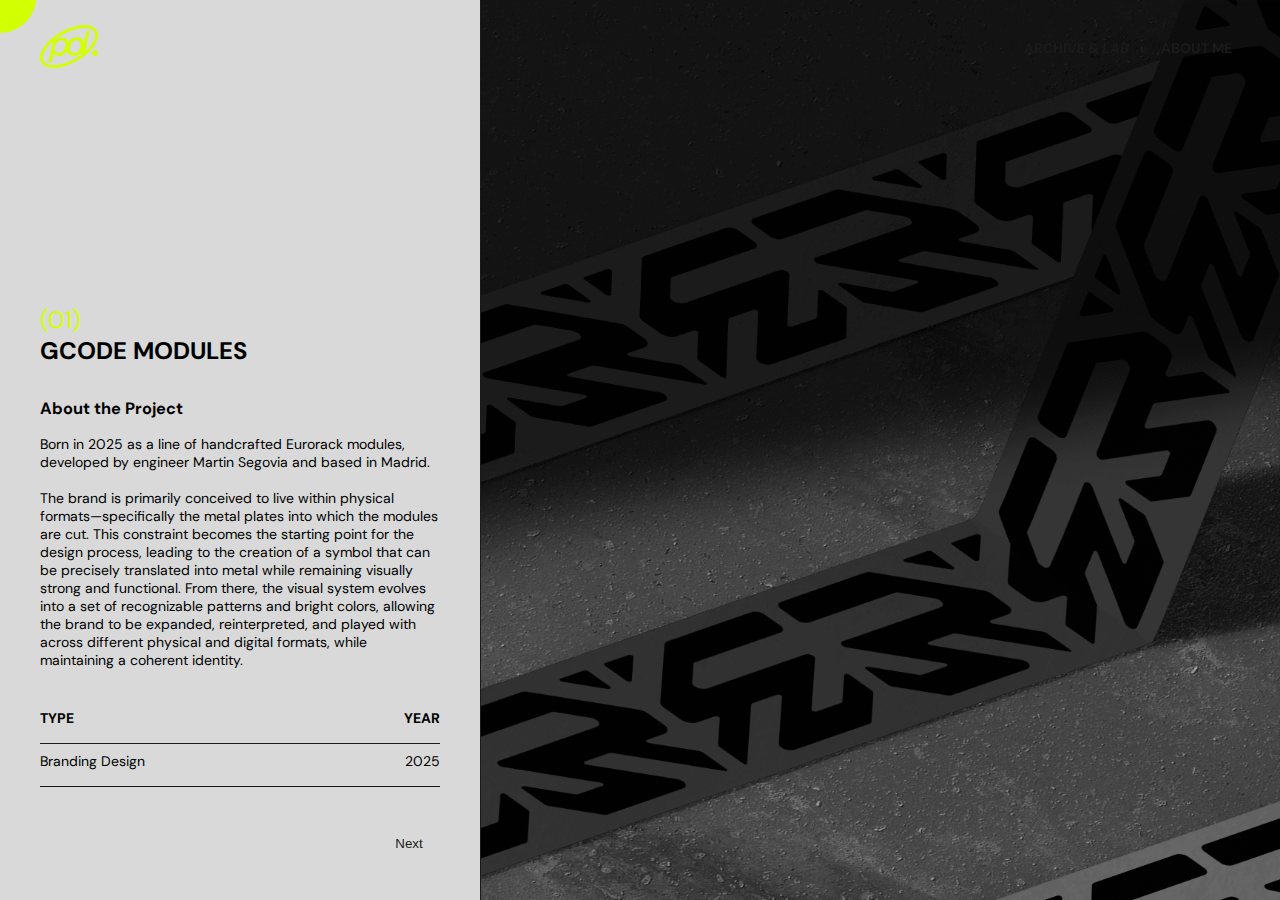
<file: project01.html>
<!doctype html>
<html>
  <head>
    <!-- Meta -->
    <meta charset="utf-8" />
    <meta http-equiv="X-UA-Compatible" content="IE=edge" />

    <!-- Meta -->
    <title>PROJECT (01)</title>
    <meta
      name="description"
      content="Pol - Graphic design and visual laboratory" />
    <meta name="author" content="Pol" />

    <!-- Viewport -->
    <meta name="viewport" content="width=device-width, initial-scale=1" />

    <!-- Favicon -->
    <link
      rel="icon"
      type="image/png"
      href="assets/favicon/pol-favicon.png"
      sizes="96x96" />

    <!-- Styles -->
    <link rel="stylesheet" href="./assets/styles/main.css" />

    <!-- Fonts preconnect -->
    <link rel="preconnect" href="https://fonts.googleapis.com" />
    <link rel="preconnect" href="https://fonts.gstatic.com" crossorigin />
    <link
      href="https://fonts.googleapis.com/css2?family=DM+Sans:ital,opsz,wght@0,9..40,100..1000;1,9..40,100..1000&display=swap"
      rel="stylesheet" />
  </head>

  <body>
    <!-- Nav -->
    <nav
      class="cont-row width-100 just-spacebetween el-fixed text-uppercase text-bold text-xs">
      <div class="logo-index">
        <a class="logomenu-svg" href="./index.html">
          <svg
            width="58"
            height="43"
            viewBox="0 0 58 43"
            fill="none"
            xmlns="http://www.w3.org/2000/svg">
            <path
              d="M56.7502 5.50458C54.453 1.53305 49.3325 -0.397186 42.3327 0.0681109C35.6893 0.510893 28.028 3.06102 20.7607 7.25019C13.4933 11.4394 7.44972 16.7888 3.74538 22.3108C-0.160407 28.1315 -1.0459 33.5245 1.25127 37.496C2.28409 39.2821 3.8867 40.663 6.01549 41.6011C8.12323 42.5302 10.697 43 13.6662 43C14.3142 43 14.9877 42.9775 15.6687 42.931C22.3122 42.4882 29.9734 39.938 37.2408 35.7489C44.5081 31.5597 50.5517 26.2103 54.2561 20.6883C58.1603 14.8691 59.0458 9.47611 56.7487 5.50458H56.7502ZM54.9656 12.2199C54.5627 14.3512 53.5284 16.6672 51.8912 19.1063C50.1789 21.6579 47.9328 24.1705 45.2102 26.581L49.5114 6.14249H46.2235L43.806 17.7059C43.5354 16.2739 42.9551 15.1107 42.0741 14.2387C40.8068 12.9854 38.9471 12.3489 36.5492 12.3489C34.9992 12.3489 33.5936 12.6611 32.3713 13.278C31.1521 13.8919 30.1012 14.722 29.2458 15.7471C28.924 16.1329 28.6279 16.5456 28.3618 16.9809C28.3362 16.8923 28.3092 16.8053 28.2806 16.7212C27.9814 15.8252 27.5244 15.0417 26.9245 14.3963C26.3232 13.7508 25.5805 13.242 24.7161 12.8848C23.8531 12.5291 22.8368 12.3489 21.6943 12.3489C20.5517 12.3489 19.4302 12.5576 18.4996 12.9703C17.7404 13.3066 16.9947 13.8904 16.2761 14.707L16.6098 13.3366C18.3658 12.0473 20.239 10.827 22.1814 9.70876C29.0789 5.73272 36.3026 3.31468 42.5191 2.90192C43.14 2.85989 43.7504 2.84038 44.3352 2.84038C46.5046 2.84038 48.4199 3.12556 50.03 3.68842C52.01 4.38036 53.4412 5.47006 54.2831 6.92449C55.125 8.37891 55.3535 10.1606 54.9641 12.2199H54.9656ZM8.49758 37.1313H11.7193L13.4768 28.3221C13.6437 28.6809 13.8632 28.9976 14.1353 29.2677C14.5427 29.6745 15.0147 30.0047 15.5394 30.2494C16.0596 30.491 16.6204 30.6606 17.2097 30.7522C17.7915 30.8437 18.3523 30.8888 18.8724 30.8888C20.4239 30.8888 21.8311 30.5526 23.0563 29.8906C24.2756 29.2317 25.3144 28.3552 26.1473 27.285C26.457 26.8872 26.7426 26.4655 27.0012 26.0272C27.0463 26.1698 27.0929 26.3094 27.144 26.4429C27.4883 27.3495 27.9904 28.142 28.6354 28.7979C29.2803 29.4539 30.0801 29.9732 31.0107 30.3394C31.9398 30.7057 32.9997 30.8918 34.1633 30.8918C35.7133 30.8918 37.113 30.5796 38.3262 29.9627C39.5349 29.3473 40.5753 28.5113 41.4187 27.4756C41.587 27.27 41.7479 27.0553 41.8997 26.8347L41.2939 29.733C39.568 30.9938 37.7264 32.1901 35.8186 33.2903C28.921 37.2663 21.6973 39.6844 15.4808 40.0986C12.5462 40.2938 10.0205 40.0296 7.96989 39.3121C5.98993 38.6202 4.55871 37.5305 3.71682 36.0761C2.87492 34.6217 2.64641 32.84 3.03579 30.7807C3.43869 28.6493 4.47302 26.3334 6.1102 23.8943C7.8406 21.3157 10.1137 18.779 12.8724 16.3475L8.49908 37.1328L8.49758 37.1313ZM40.2956 22.635C40.022 23.5716 39.6131 24.4497 39.0794 25.2437C38.5487 26.0332 37.8887 26.6966 37.1205 27.2159C36.3643 27.7263 35.4713 27.9844 34.4655 27.9844C32.9651 27.9844 31.8196 27.5672 31.0588 26.7431C30.2936 25.9146 29.9058 24.8009 29.9058 23.4305C29.9058 22.5585 30.0441 21.6294 30.3177 20.6703C30.5898 19.7126 31.0047 18.8256 31.549 18.0316C32.0902 17.2421 32.7712 16.5786 33.574 16.0593C34.3633 15.5475 35.2984 15.2878 36.3493 15.2878C37.0994 15.2878 37.7534 15.4109 38.2961 15.6556C38.8358 15.8987 39.2929 16.2304 39.6522 16.6417C40.0115 17.0529 40.2791 17.5513 40.449 18.1231C40.6219 18.7055 40.7091 19.3284 40.7091 19.9753C40.7091 20.8008 40.5708 21.6954 40.2971 22.6335L40.2956 22.635ZM18.4169 16.0923C19.2302 15.558 20.1623 15.2878 21.1906 15.2878C22.6865 15.2878 23.781 15.6811 24.441 16.4556C25.11 17.2406 25.4497 18.3228 25.4497 19.6736C25.4497 20.6102 25.3054 21.5843 25.0213 22.5675C24.7371 23.5476 24.3072 24.4527 23.7404 25.2557C23.1766 26.0572 22.473 26.7206 21.6507 27.2279C20.8373 27.7308 19.8677 27.9844 18.7702 27.9844C17.4277 27.9844 16.3903 27.5792 15.6853 26.7807C14.9726 25.9746 14.6118 24.9375 14.6118 23.6992C14.6118 22.8061 14.7622 21.856 15.0568 20.8744C15.3515 19.8928 15.783 18.9757 16.3407 18.1456C16.894 17.3231 17.5915 16.6312 18.4154 16.0908L18.4169 16.0923Z"
              fill="#D2FF02" />
            <path
              d="M57.5726 29.2786C58.1709 27.8365 57.485 26.1832 56.0406 25.5858C54.5961 24.9885 52.9402 25.6733 52.3419 27.1154C51.7435 28.5575 52.4295 30.2108 53.8739 30.8082C55.3183 31.4055 56.9743 30.7207 57.5726 29.2786Z"
              fill="#D2FF02" />
          </svg>
        </a>
      </div>
      <div class="info-nav cont-row">
        <div class="">
          <a class="color-lightgrey" href="./archive.html"
            >Archive & <i>Lab</i></a
          >
        </div>
        <div class="">
          <a class="color-lightgrey" href="./about.html">About me</a>
        </div>
      </div>
    </nav>

    <!-- Cursor = replicar -->
    <div class="cursor">
      <svg width="76" height="75" viewBox="0 0 76 75">
        <path
          d="M3.79719 23.2479C11.5337 4.85808 32.9323 -3.8573 51.5853 3.74982C70.2459 11.3602 79.126 32.4386 71.3861 50.8367C63.6494 69.2264 42.2509 77.9411 23.598 70.3338C4.93737 62.7234 -3.94264 41.6459 3.79719 23.2479Z"
          fill="#D2FF02" />
      </svg>
    </div>

    <!-- Main -->
    <main>
      <!-- PROJECT DESCRIPTION -->
      <div class="project-wrapper cont-row height-100">
        <div class="pr-info-wrapper cont-column flex-1 flex-end padding-m">
          <div class="pr-text-wrapper cont-column padding-bottom zindex400">
            <div class="padding-bottom">
              <div class="n-project text-green text-l">
                <p>(01)</p>
              </div>
              <h2>GCODE MODULES</h2>
            </div>
            <div class="text-xs">
              <h3 class="padding-bottom-xs">About the Project</h3>
              <p>
                Born in 2025 as a line of handcrafted Eurorack modules,
                developed by engineer Martin Segovia and based in Madrid.
                <br /><br />
                The brand is primarily conceived to live within physical
                formats—specifically the metal plates into which the modules are
                cut. This constraint becomes the starting point for the design
                process, leading to the creation of a symbol that can be
                precisely translated into metal while remaining visually strong
                and functional. From there, the visual system evolves into a set
                of recognizable patterns and bright colors, allowing the brand
                to be expanded, reinterpreted, and played with across different
                physical and digital formats, while maintaining a coherent
                identity.
              </p>
            </div>
          </div>

          <div class="typologoy padding-bottom zindex400 text-xs">
            <div
              class="cont-row just-spacebetween border-bottom padding-bottom-xs padding-top text-uppercase text-bold">
              <div>Type</div>
              <div>Year</div>
            </div>
            <div
              class="cont-row just-spacebetween border-bottom padding-bottom-xs padding-top">
              <div>Branding Design</div>
              <div>2025</div>
            </div>
          </div>

          <div class="cont-row button-wrapper just-right padding-top zindex400">
            <!-- Buttons -->
            <button class="cont-hide color-black hover-green">Previous</button>
            <button>
              <a class="color-black hover-green" href="./project02.html"
                >Next</a
              >
            </button>
          </div>
        </div>

        <!-- PROJECT IMG -->
        <div
          class="project-img-container flex-2 border-left cont-column overflow-y align-center bg-black">
          <img
            class="project01-img01 width-100 height-auto"
            src="./assets/img/projects/project01/gcode-tapes.png"
            width="auto"
            alt="gcode-logo" />

          <video
            class="width-100"
            src="./assets/img/projects/project01/gcode-modules_animation01.mp4"
            muted
            autoplay
            loop></video>

          <img
            class="project01-img01 width-100 height-auto"
            src="./assets/img/projects/project01/gcode-mobile.png"
            width="auto"
            alt="gcode-logo" />
          <img
            class="project01-img01 width-100 height-auto"
            src="./assets/img/projects/project01/gcode-logo-mockup.png"
            width="auto"
            alt="gcode-logo" />

          <!-- <img
            class="project01-img01 width-50 height-auto padding-top"
            src="./assets/img/projects/project01/gcode-colors01.png"
            width="auto"
            alt="gcode-logo" /> -->
          <img
            class="project01-img01 width-100 height-auto"
            src="./assets/img/projects/project01/gcode-box.png"
            width="auto"
            alt="gcode-logo" />

          <img
            class="project01-img01 width-200 height-auto"
            src="./assets/img/projects/project01/gcode-logo-construction.png"
            width="auto"
            alt="gcode-logo" />

          <!-- <img
            class="project01-img01 width-200 height-auto"
            src="./assets/img/projects/project01/gcode-modular.png"
            width="auto"
            alt="gcode-logo" /> -->

          <video
            class="width-100"
            src="./assets/img/projects/project01/gcode-modules_animation02.mp4"
            muted
            autoplay
            loop></video>
        </div>
      </div>
    </main>

    <script src="https://cdn.jsdelivr.net/npm/gsap@3.14.1/dist/gsap.min.js"></script>
    <script src="./assets/js/script.js"></script>
  </body>
</html>
</file>
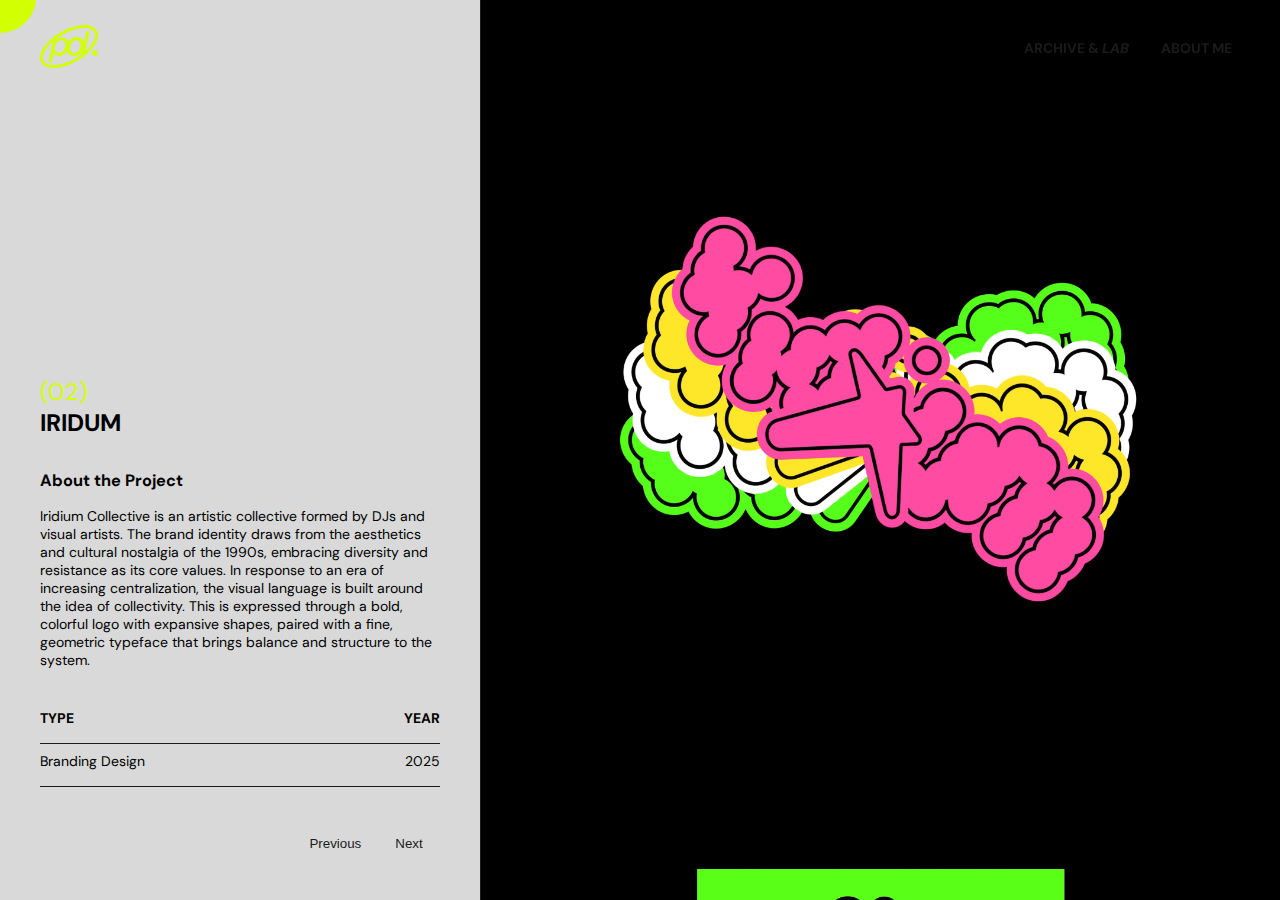
<file: project02.html>
<!doctype html>
<html>
  <head>
    <!-- Meta -->
    <meta charset="utf-8" />
    <meta http-equiv="X-UA-Compatible" content="IE=edge" />

    <!-- Meta -->
    <title>PROJECT (02)</title>
    <meta
      name="description"
      content="Pol - Graphic design and visual laboratory" />
    <meta name="author" content="Pol" />

    <!-- Viewport -->
    <meta name="viewport" content="width=device-width, initial-scale=1" />

    <!-- Favicon -->
    <link
      rel="icon"
      type="image/png"
      href="assets/favicon/pol-favicon.png"
      sizes="96x96" />

    <!-- Styles -->
    <link rel="stylesheet" href="./assets/styles/main.css" />

    <!-- Fonts preconnect -->
    <link rel="preconnect" href="https://fonts.googleapis.com" />
    <link rel="preconnect" href="https://fonts.gstatic.com" crossorigin />
    <link
      href="https://fonts.googleapis.com/css2?family=DM+Sans:ital,opsz,wght@0,9..40,100..1000;1,9..40,100..1000&display=swap"
      rel="stylesheet" />
  </head>

  <body>
    <!-- Nav -->
    <nav
      class="cont-row width-100 just-spacebetween el-fixed text-uppercase text-bold text-xs">
      <div class="logo-index">
        <a class="logomenu-svg" href="./index.html">
          <svg
            width="58"
            height="43"
            viewBox="0 0 58 43"
            fill="none"
            xmlns="http://www.w3.org/2000/svg">
            <path
              d="M56.7502 5.50458C54.453 1.53305 49.3325 -0.397186 42.3327 0.0681109C35.6893 0.510893 28.028 3.06102 20.7607 7.25019C13.4933 11.4394 7.44972 16.7888 3.74538 22.3108C-0.160407 28.1315 -1.0459 33.5245 1.25127 37.496C2.28409 39.2821 3.8867 40.663 6.01549 41.6011C8.12323 42.5302 10.697 43 13.6662 43C14.3142 43 14.9877 42.9775 15.6687 42.931C22.3122 42.4882 29.9734 39.938 37.2408 35.7489C44.5081 31.5597 50.5517 26.2103 54.2561 20.6883C58.1603 14.8691 59.0458 9.47611 56.7487 5.50458H56.7502ZM54.9656 12.2199C54.5627 14.3512 53.5284 16.6672 51.8912 19.1063C50.1789 21.6579 47.9328 24.1705 45.2102 26.581L49.5114 6.14249H46.2235L43.806 17.7059C43.5354 16.2739 42.9551 15.1107 42.0741 14.2387C40.8068 12.9854 38.9471 12.3489 36.5492 12.3489C34.9992 12.3489 33.5936 12.6611 32.3713 13.278C31.1521 13.8919 30.1012 14.722 29.2458 15.7471C28.924 16.1329 28.6279 16.5456 28.3618 16.9809C28.3362 16.8923 28.3092 16.8053 28.2806 16.7212C27.9814 15.8252 27.5244 15.0417 26.9245 14.3963C26.3232 13.7508 25.5805 13.242 24.7161 12.8848C23.8531 12.5291 22.8368 12.3489 21.6943 12.3489C20.5517 12.3489 19.4302 12.5576 18.4996 12.9703C17.7404 13.3066 16.9947 13.8904 16.2761 14.707L16.6098 13.3366C18.3658 12.0473 20.239 10.827 22.1814 9.70876C29.0789 5.73272 36.3026 3.31468 42.5191 2.90192C43.14 2.85989 43.7504 2.84038 44.3352 2.84038C46.5046 2.84038 48.4199 3.12556 50.03 3.68842C52.01 4.38036 53.4412 5.47006 54.2831 6.92449C55.125 8.37891 55.3535 10.1606 54.9641 12.2199H54.9656ZM8.49758 37.1313H11.7193L13.4768 28.3221C13.6437 28.6809 13.8632 28.9976 14.1353 29.2677C14.5427 29.6745 15.0147 30.0047 15.5394 30.2494C16.0596 30.491 16.6204 30.6606 17.2097 30.7522C17.7915 30.8437 18.3523 30.8888 18.8724 30.8888C20.4239 30.8888 21.8311 30.5526 23.0563 29.8906C24.2756 29.2317 25.3144 28.3552 26.1473 27.285C26.457 26.8872 26.7426 26.4655 27.0012 26.0272C27.0463 26.1698 27.0929 26.3094 27.144 26.4429C27.4883 27.3495 27.9904 28.142 28.6354 28.7979C29.2803 29.4539 30.0801 29.9732 31.0107 30.3394C31.9398 30.7057 32.9997 30.8918 34.1633 30.8918C35.7133 30.8918 37.113 30.5796 38.3262 29.9627C39.5349 29.3473 40.5753 28.5113 41.4187 27.4756C41.587 27.27 41.7479 27.0553 41.8997 26.8347L41.2939 29.733C39.568 30.9938 37.7264 32.1901 35.8186 33.2903C28.921 37.2663 21.6973 39.6844 15.4808 40.0986C12.5462 40.2938 10.0205 40.0296 7.96989 39.3121C5.98993 38.6202 4.55871 37.5305 3.71682 36.0761C2.87492 34.6217 2.64641 32.84 3.03579 30.7807C3.43869 28.6493 4.47302 26.3334 6.1102 23.8943C7.8406 21.3157 10.1137 18.779 12.8724 16.3475L8.49908 37.1328L8.49758 37.1313ZM40.2956 22.635C40.022 23.5716 39.6131 24.4497 39.0794 25.2437C38.5487 26.0332 37.8887 26.6966 37.1205 27.2159C36.3643 27.7263 35.4713 27.9844 34.4655 27.9844C32.9651 27.9844 31.8196 27.5672 31.0588 26.7431C30.2936 25.9146 29.9058 24.8009 29.9058 23.4305C29.9058 22.5585 30.0441 21.6294 30.3177 20.6703C30.5898 19.7126 31.0047 18.8256 31.549 18.0316C32.0902 17.2421 32.7712 16.5786 33.574 16.0593C34.3633 15.5475 35.2984 15.2878 36.3493 15.2878C37.0994 15.2878 37.7534 15.4109 38.2961 15.6556C38.8358 15.8987 39.2929 16.2304 39.6522 16.6417C40.0115 17.0529 40.2791 17.5513 40.449 18.1231C40.6219 18.7055 40.7091 19.3284 40.7091 19.9753C40.7091 20.8008 40.5708 21.6954 40.2971 22.6335L40.2956 22.635ZM18.4169 16.0923C19.2302 15.558 20.1623 15.2878 21.1906 15.2878C22.6865 15.2878 23.781 15.6811 24.441 16.4556C25.11 17.2406 25.4497 18.3228 25.4497 19.6736C25.4497 20.6102 25.3054 21.5843 25.0213 22.5675C24.7371 23.5476 24.3072 24.4527 23.7404 25.2557C23.1766 26.0572 22.473 26.7206 21.6507 27.2279C20.8373 27.7308 19.8677 27.9844 18.7702 27.9844C17.4277 27.9844 16.3903 27.5792 15.6853 26.7807C14.9726 25.9746 14.6118 24.9375 14.6118 23.6992C14.6118 22.8061 14.7622 21.856 15.0568 20.8744C15.3515 19.8928 15.783 18.9757 16.3407 18.1456C16.894 17.3231 17.5915 16.6312 18.4154 16.0908L18.4169 16.0923Z"
              fill="#D2FF02" />
            <path
              d="M57.5726 29.2786C58.1709 27.8365 57.485 26.1832 56.0406 25.5858C54.5961 24.9885 52.9402 25.6733 52.3419 27.1154C51.7435 28.5575 52.4295 30.2108 53.8739 30.8082C55.3183 31.4055 56.9743 30.7207 57.5726 29.2786Z"
              fill="#D2FF02" />
          </svg>
        </a>
      </div>
      <div class="info-nav cont-row">
        <div class="">
          <a class="color-lightgrey" href="./archive.html"
            >Archive & <i>Lab</i></a
          >
        </div>
        <div class="">
          <a class="color-lightgrey" href="./about.html">About me</a>
        </div>
      </div>
    </nav>

    <!-- Cursor = replicar -->
    <div class="cursor">
      <svg width="76" height="75" viewBox="0 0 76 75">
        <path
          d="M3.79719 23.2479C11.5337 4.85808 32.9323 -3.8573 51.5853 3.74982C70.2459 11.3602 79.126 32.4386 71.3861 50.8367C63.6494 69.2264 42.2509 77.9411 23.598 70.3338C4.93737 62.7234 -3.94264 41.6459 3.79719 23.2479Z"
          fill="#D2FF02" />
      </svg>
    </div>

    <!-- Main -->
    <main>
      <!-- PROJECT DESCRIPTION -->
      <div class="project-wrapper cont-row height-100">
        <div class="pr-info-wrapper cont-column flex-1 flex-end padding-m">
          <div class="pr-text-wrapper cont-column padding-bottom zindex400">
            <div class="padding-bottom">
              <div class="n-project text-green text-l">
                <p>(02)</p>
              </div>
              <h2>IRIDUM</h2>
            </div>
            <div class="text-xs">
              <h3 class="padding-bottom-xs">About the Project</h3>
              <p>
                Iridium Collective is an artistic collective formed by DJs and
                visual artists. The brand identity draws from the aesthetics and
                cultural nostalgia of the 1990s, embracing diversity and
                resistance as its core values. In response to an era of
                increasing centralization, the visual language is built around
                the idea of collectivity. This is expressed through a bold,
                colorful logo with expansive shapes, paired with a fine,
                geometric typeface that brings balance and structure to the
                system.
              </p>
            </div>
          </div>

          <div class="typologoy padding-bottom zindex400 text-xs">
            <div
              class="cont-row just-spacebetween border-bottom padding-bottom-xs padding-top text-uppercase text-bold">
              <div>Type</div>
              <div>Year</div>
            </div>
            <div
              class="cont-row just-spacebetween border-bottom padding-bottom-xs padding-top">
              <div>Branding Design</div>
              <div>2025</div>
            </div>
          </div>

          <div class="cont-row button-wrapper just-right padding-top zindex400">
            <!-- Buttons -->
            <button class="color-black">
              <a class="color-black" href="./project01.html">Previous</a>
            </button>
            <button><a class="color-black" href="">Next</a></button>
          </div>
        </div>

        <!-- PROJECT IMG -->
        <div
          class="project-img-container flex-2 border-left cont-column overflow-y align-center bg-black">
          <video
            class="width-80"
            src="./assets/img/projects/project02/iridium-animation01.mp4"
            muted
            autoplay
            loop></video>

          <video
            class="width-80"
            src="./assets/img/projects/project02/iridium-animation02.mp4"
            muted
            autoplay
            loop></video>

          <video
            class="width-80"
            src="./assets/img/projects/project02/iridium-animation03.mp4"
            muted
            autoplay
            loop></video>
        </div>
      </div>
    </main>

    <script src="https://cdn.jsdelivr.net/npm/gsap@3.14.1/dist/gsap.min.js"></script>
    <script src="./assets/js/script.js"></script>
  </body>
</html>
</file>
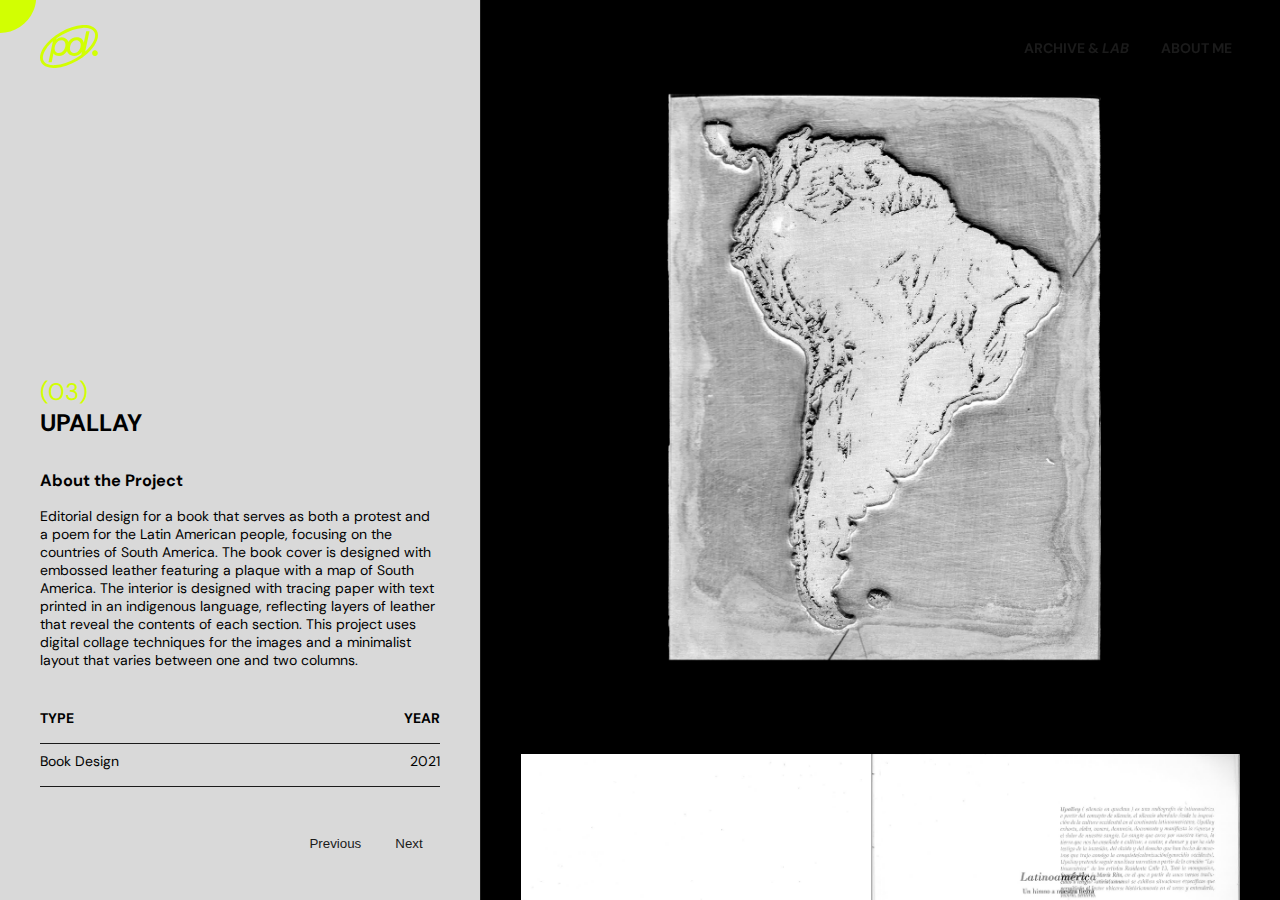
<file: project03.html>
<!doctype html>
<html>
  <head>
    <!-- Meta -->
    <meta charset="utf-8" />
    <meta http-equiv="X-UA-Compatible" content="IE=edge" />

    <!-- Meta -->
    <title>PROJECT (02)</title>
    <meta
      name="description"
      content="Pol - Graphic design and visual laboratory" />
    <meta name="author" content="Pol" />

    <!-- Viewport -->
    <meta name="viewport" content="width=device-width, initial-scale=1" />

    <!-- Favicon -->
    <link
      rel="icon"
      type="image/png"
      href="assets/favicon/pol-favicon.png"
      sizes="96x96" />

    <!-- Styles -->
    <link rel="stylesheet" href="./assets/styles/main.css" />

    <!-- Fonts preconnect -->
    <link rel="preconnect" href="https://fonts.googleapis.com" />
    <link rel="preconnect" href="https://fonts.gstatic.com" crossorigin />
    <link
      href="https://fonts.googleapis.com/css2?family=DM+Sans:ital,opsz,wght@0,9..40,100..1000;1,9..40,100..1000&display=swap"
      rel="stylesheet" />
  </head>

  <body>
    <!-- Nav -->
    <nav
      class="cont-row width-100 just-spacebetween el-fixed text-uppercase text-bold text-xs">
      <div class="logo-index">
        <a class="logomenu-svg" href="./index.html">
          <svg
            width="58"
            height="43"
            viewBox="0 0 58 43"
            fill="none"
            xmlns="http://www.w3.org/2000/svg">
            <path
              d="M56.7502 5.50458C54.453 1.53305 49.3325 -0.397186 42.3327 0.0681109C35.6893 0.510893 28.028 3.06102 20.7607 7.25019C13.4933 11.4394 7.44972 16.7888 3.74538 22.3108C-0.160407 28.1315 -1.0459 33.5245 1.25127 37.496C2.28409 39.2821 3.8867 40.663 6.01549 41.6011C8.12323 42.5302 10.697 43 13.6662 43C14.3142 43 14.9877 42.9775 15.6687 42.931C22.3122 42.4882 29.9734 39.938 37.2408 35.7489C44.5081 31.5597 50.5517 26.2103 54.2561 20.6883C58.1603 14.8691 59.0458 9.47611 56.7487 5.50458H56.7502ZM54.9656 12.2199C54.5627 14.3512 53.5284 16.6672 51.8912 19.1063C50.1789 21.6579 47.9328 24.1705 45.2102 26.581L49.5114 6.14249H46.2235L43.806 17.7059C43.5354 16.2739 42.9551 15.1107 42.0741 14.2387C40.8068 12.9854 38.9471 12.3489 36.5492 12.3489C34.9992 12.3489 33.5936 12.6611 32.3713 13.278C31.1521 13.8919 30.1012 14.722 29.2458 15.7471C28.924 16.1329 28.6279 16.5456 28.3618 16.9809C28.3362 16.8923 28.3092 16.8053 28.2806 16.7212C27.9814 15.8252 27.5244 15.0417 26.9245 14.3963C26.3232 13.7508 25.5805 13.242 24.7161 12.8848C23.8531 12.5291 22.8368 12.3489 21.6943 12.3489C20.5517 12.3489 19.4302 12.5576 18.4996 12.9703C17.7404 13.3066 16.9947 13.8904 16.2761 14.707L16.6098 13.3366C18.3658 12.0473 20.239 10.827 22.1814 9.70876C29.0789 5.73272 36.3026 3.31468 42.5191 2.90192C43.14 2.85989 43.7504 2.84038 44.3352 2.84038C46.5046 2.84038 48.4199 3.12556 50.03 3.68842C52.01 4.38036 53.4412 5.47006 54.2831 6.92449C55.125 8.37891 55.3535 10.1606 54.9641 12.2199H54.9656ZM8.49758 37.1313H11.7193L13.4768 28.3221C13.6437 28.6809 13.8632 28.9976 14.1353 29.2677C14.5427 29.6745 15.0147 30.0047 15.5394 30.2494C16.0596 30.491 16.6204 30.6606 17.2097 30.7522C17.7915 30.8437 18.3523 30.8888 18.8724 30.8888C20.4239 30.8888 21.8311 30.5526 23.0563 29.8906C24.2756 29.2317 25.3144 28.3552 26.1473 27.285C26.457 26.8872 26.7426 26.4655 27.0012 26.0272C27.0463 26.1698 27.0929 26.3094 27.144 26.4429C27.4883 27.3495 27.9904 28.142 28.6354 28.7979C29.2803 29.4539 30.0801 29.9732 31.0107 30.3394C31.9398 30.7057 32.9997 30.8918 34.1633 30.8918C35.7133 30.8918 37.113 30.5796 38.3262 29.9627C39.5349 29.3473 40.5753 28.5113 41.4187 27.4756C41.587 27.27 41.7479 27.0553 41.8997 26.8347L41.2939 29.733C39.568 30.9938 37.7264 32.1901 35.8186 33.2903C28.921 37.2663 21.6973 39.6844 15.4808 40.0986C12.5462 40.2938 10.0205 40.0296 7.96989 39.3121C5.98993 38.6202 4.55871 37.5305 3.71682 36.0761C2.87492 34.6217 2.64641 32.84 3.03579 30.7807C3.43869 28.6493 4.47302 26.3334 6.1102 23.8943C7.8406 21.3157 10.1137 18.779 12.8724 16.3475L8.49908 37.1328L8.49758 37.1313ZM40.2956 22.635C40.022 23.5716 39.6131 24.4497 39.0794 25.2437C38.5487 26.0332 37.8887 26.6966 37.1205 27.2159C36.3643 27.7263 35.4713 27.9844 34.4655 27.9844C32.9651 27.9844 31.8196 27.5672 31.0588 26.7431C30.2936 25.9146 29.9058 24.8009 29.9058 23.4305C29.9058 22.5585 30.0441 21.6294 30.3177 20.6703C30.5898 19.7126 31.0047 18.8256 31.549 18.0316C32.0902 17.2421 32.7712 16.5786 33.574 16.0593C34.3633 15.5475 35.2984 15.2878 36.3493 15.2878C37.0994 15.2878 37.7534 15.4109 38.2961 15.6556C38.8358 15.8987 39.2929 16.2304 39.6522 16.6417C40.0115 17.0529 40.2791 17.5513 40.449 18.1231C40.6219 18.7055 40.7091 19.3284 40.7091 19.9753C40.7091 20.8008 40.5708 21.6954 40.2971 22.6335L40.2956 22.635ZM18.4169 16.0923C19.2302 15.558 20.1623 15.2878 21.1906 15.2878C22.6865 15.2878 23.781 15.6811 24.441 16.4556C25.11 17.2406 25.4497 18.3228 25.4497 19.6736C25.4497 20.6102 25.3054 21.5843 25.0213 22.5675C24.7371 23.5476 24.3072 24.4527 23.7404 25.2557C23.1766 26.0572 22.473 26.7206 21.6507 27.2279C20.8373 27.7308 19.8677 27.9844 18.7702 27.9844C17.4277 27.9844 16.3903 27.5792 15.6853 26.7807C14.9726 25.9746 14.6118 24.9375 14.6118 23.6992C14.6118 22.8061 14.7622 21.856 15.0568 20.8744C15.3515 19.8928 15.783 18.9757 16.3407 18.1456C16.894 17.3231 17.5915 16.6312 18.4154 16.0908L18.4169 16.0923Z"
              fill="#D2FF02" />
            <path
              d="M57.5726 29.2786C58.1709 27.8365 57.485 26.1832 56.0406 25.5858C54.5961 24.9885 52.9402 25.6733 52.3419 27.1154C51.7435 28.5575 52.4295 30.2108 53.8739 30.8082C55.3183 31.4055 56.9743 30.7207 57.5726 29.2786Z"
              fill="#D2FF02" />
          </svg>
        </a>
      </div>
      <div class="info-nav cont-row">
        <div class="">
          <a class="color-lightgrey" href="./archive.html"
            >Archive & <i>Lab</i></a
          >
        </div>
        <div class="">
          <a class="color-lightgrey" href="./about.html">About me</a>
        </div>
      </div>
    </nav>

    <!-- Cursor = replicar -->
    <div class="cursor">
      <svg width="76" height="75" viewBox="0 0 76 75">
        <path
          d="M3.79719 23.2479C11.5337 4.85808 32.9323 -3.8573 51.5853 3.74982C70.2459 11.3602 79.126 32.4386 71.3861 50.8367C63.6494 69.2264 42.2509 77.9411 23.598 70.3338C4.93737 62.7234 -3.94264 41.6459 3.79719 23.2479Z"
          fill="#D2FF02" />
      </svg>
    </div>

    <!-- Main -->
    <main>
      <!-- PROJECT DESCRIPTION -->
      <div class="project-wrapper cont-row height-100">
        <div class="pr-info-wrapper cont-column flex-1 flex-end padding-m">
          <div class="pr-text-wrapper cont-column padding-bottom zindex400">
            <div class="padding-bottom">
              <div class="n-project text-green text-l">
                <p>(03)</p>
              </div>
              <h2>UPALLAY</h2>
            </div>
            <div class="text-xs">
              <h3 class="padding-bottom-xs">About the Project</h3>
              <p>
                Editorial design for a book that serves as both a protest and a
                poem for the Latin American people, focusing on the countries of
                South America. The book cover is designed with embossed leather
                featuring a plaque with a map of South America. The interior is
                designed with tracing paper with text printed in an indigenous
                language, reflecting layers of leather that reveal the contents
                of each section. This project uses digital collage techniques
                for the images and a minimalist layout that varies between one
                and two columns.
              </p>
            </div>
          </div>

          <div class="typologoy padding-bottom zindex400 text-xs">
            <div
              class="cont-row just-spacebetween border-bottom padding-bottom-xs padding-top text-uppercase text-bold">
              <div>Type</div>
              <div>Year</div>
            </div>
            <div
              class="cont-row just-spacebetween border-bottom padding-bottom-xs padding-top">
              <div>Book Design</div>
              <div>2021</div>
            </div>
          </div>

          <div class="cont-row button-wrapper just-right padding-top zindex400">
            <!-- Buttons -->
            <button class="color-black">
              <a class="color-black" href="./project02.html">Previous</a>
            </button>
            <button><a class="color-black" href="">Next</a></button>
          </div>
        </div>

        <!-- PROJECT IMG -->
        <div
          class="project-img-container flex-2 border-left cont-column overflow-y align-center bg-black">
          <img
            class="project01-img01 width-80 height-auto"
            src="./assets/img/projects/project03/01-Placa metal frontal 1.webp"
            width="auto"
            alt="upallay-placa 01" />

          <img
            class="project01-img01 width-90 height-auto"
            src="./assets/img/projects/project03/05-upallay-interior.png"
            width="auto"
            alt="upallay-interior 01" />

          <img
            class="project01-img01 width-50 height-auto"
            src="./assets/img/projects/project03/02-upallay-interior.png"
            width="auto"
            alt="upallay-interior 01" />

          <img
            class="project01-img01 width-90 height-auto"
            src="./assets/img/projects/project03/03-upallay-interior.png"
            width="auto"
            alt="upallay-interior 01" />

          <video
            class="width-80"
            src="./assets/img/projects/project03/upallay-animacion-01.mp4"
            muted
            autoplay
            loop></video>

          <video
            class="width-80"
            src="./assets/img/projects/project03/upallay-animacion-02.mp4"
            muted
            autoplay
            loop></video>
        </div>
      </div>
    </main>

    <script src="https://cdn.jsdelivr.net/npm/gsap@3.14.1/dist/gsap.min.js"></script>
    <script src="./assets/js/script.js"></script>
  </body>
</html>
</file>
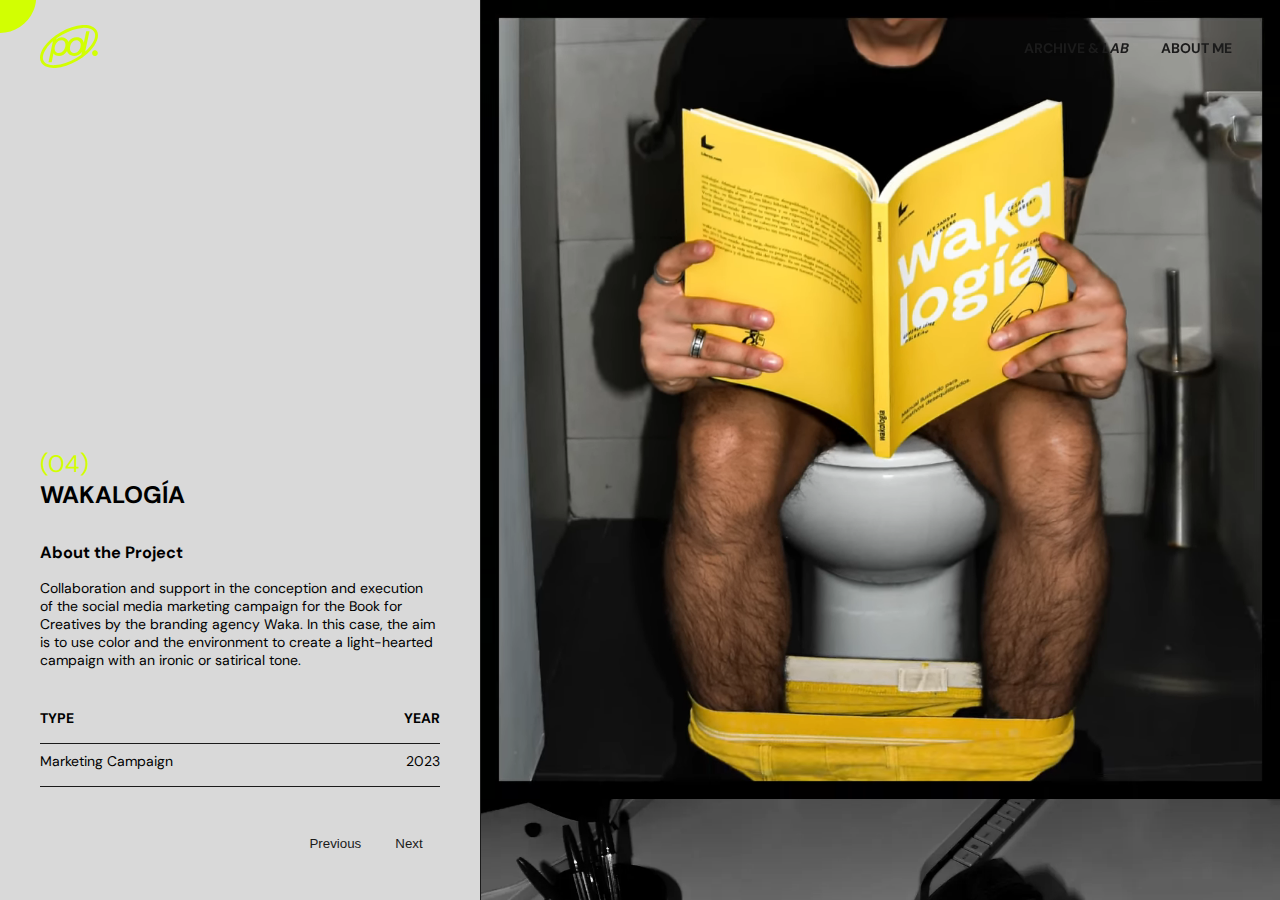
<file: project04.html>
<!doctype html>
<html>
  <head>
    <!-- Meta -->
    <meta charset="utf-8" />
    <meta http-equiv="X-UA-Compatible" content="IE=edge" />

    <!-- Meta -->
    <title>PROJECT (04)</title>
    <meta
      name="description"
      content="Pol - Graphic design and visual laboratory" />
    <meta name="author" content="Pol" />

    <!-- Viewport -->
    <meta name="viewport" content="width=device-width, initial-scale=1" />

    <!-- Favicon -->
    <link
      rel="icon"
      type="image/png"
      href="assets/favicon/pol-favicon.png"
      sizes="96x96" />

    <!-- Styles -->
    <link rel="stylesheet" href="./assets/styles/main.css" />

    <!-- Fonts preconnect -->
    <link rel="preconnect" href="https://fonts.googleapis.com" />
    <link rel="preconnect" href="https://fonts.gstatic.com" crossorigin />
    <link
      href="https://fonts.googleapis.com/css2?family=DM+Sans:ital,opsz,wght@0,9..40,100..1000;1,9..40,100..1000&display=swap"
      rel="stylesheet" />
  </head>

  <body>
    <!-- Nav -->
    <nav
      class="cont-row width-100 just-spacebetween el-fixed text-uppercase text-bold text-xs">
      <div class="logo-index">
        <a class="logomenu-svg" href="./index.html">
          <svg
            width="58"
            height="43"
            viewBox="0 0 58 43"
            fill="none"
            xmlns="http://www.w3.org/2000/svg">
            <path
              d="M56.7502 5.50458C54.453 1.53305 49.3325 -0.397186 42.3327 0.0681109C35.6893 0.510893 28.028 3.06102 20.7607 7.25019C13.4933 11.4394 7.44972 16.7888 3.74538 22.3108C-0.160407 28.1315 -1.0459 33.5245 1.25127 37.496C2.28409 39.2821 3.8867 40.663 6.01549 41.6011C8.12323 42.5302 10.697 43 13.6662 43C14.3142 43 14.9877 42.9775 15.6687 42.931C22.3122 42.4882 29.9734 39.938 37.2408 35.7489C44.5081 31.5597 50.5517 26.2103 54.2561 20.6883C58.1603 14.8691 59.0458 9.47611 56.7487 5.50458H56.7502ZM54.9656 12.2199C54.5627 14.3512 53.5284 16.6672 51.8912 19.1063C50.1789 21.6579 47.9328 24.1705 45.2102 26.581L49.5114 6.14249H46.2235L43.806 17.7059C43.5354 16.2739 42.9551 15.1107 42.0741 14.2387C40.8068 12.9854 38.9471 12.3489 36.5492 12.3489C34.9992 12.3489 33.5936 12.6611 32.3713 13.278C31.1521 13.8919 30.1012 14.722 29.2458 15.7471C28.924 16.1329 28.6279 16.5456 28.3618 16.9809C28.3362 16.8923 28.3092 16.8053 28.2806 16.7212C27.9814 15.8252 27.5244 15.0417 26.9245 14.3963C26.3232 13.7508 25.5805 13.242 24.7161 12.8848C23.8531 12.5291 22.8368 12.3489 21.6943 12.3489C20.5517 12.3489 19.4302 12.5576 18.4996 12.9703C17.7404 13.3066 16.9947 13.8904 16.2761 14.707L16.6098 13.3366C18.3658 12.0473 20.239 10.827 22.1814 9.70876C29.0789 5.73272 36.3026 3.31468 42.5191 2.90192C43.14 2.85989 43.7504 2.84038 44.3352 2.84038C46.5046 2.84038 48.4199 3.12556 50.03 3.68842C52.01 4.38036 53.4412 5.47006 54.2831 6.92449C55.125 8.37891 55.3535 10.1606 54.9641 12.2199H54.9656ZM8.49758 37.1313H11.7193L13.4768 28.3221C13.6437 28.6809 13.8632 28.9976 14.1353 29.2677C14.5427 29.6745 15.0147 30.0047 15.5394 30.2494C16.0596 30.491 16.6204 30.6606 17.2097 30.7522C17.7915 30.8437 18.3523 30.8888 18.8724 30.8888C20.4239 30.8888 21.8311 30.5526 23.0563 29.8906C24.2756 29.2317 25.3144 28.3552 26.1473 27.285C26.457 26.8872 26.7426 26.4655 27.0012 26.0272C27.0463 26.1698 27.0929 26.3094 27.144 26.4429C27.4883 27.3495 27.9904 28.142 28.6354 28.7979C29.2803 29.4539 30.0801 29.9732 31.0107 30.3394C31.9398 30.7057 32.9997 30.8918 34.1633 30.8918C35.7133 30.8918 37.113 30.5796 38.3262 29.9627C39.5349 29.3473 40.5753 28.5113 41.4187 27.4756C41.587 27.27 41.7479 27.0553 41.8997 26.8347L41.2939 29.733C39.568 30.9938 37.7264 32.1901 35.8186 33.2903C28.921 37.2663 21.6973 39.6844 15.4808 40.0986C12.5462 40.2938 10.0205 40.0296 7.96989 39.3121C5.98993 38.6202 4.55871 37.5305 3.71682 36.0761C2.87492 34.6217 2.64641 32.84 3.03579 30.7807C3.43869 28.6493 4.47302 26.3334 6.1102 23.8943C7.8406 21.3157 10.1137 18.779 12.8724 16.3475L8.49908 37.1328L8.49758 37.1313ZM40.2956 22.635C40.022 23.5716 39.6131 24.4497 39.0794 25.2437C38.5487 26.0332 37.8887 26.6966 37.1205 27.2159C36.3643 27.7263 35.4713 27.9844 34.4655 27.9844C32.9651 27.9844 31.8196 27.5672 31.0588 26.7431C30.2936 25.9146 29.9058 24.8009 29.9058 23.4305C29.9058 22.5585 30.0441 21.6294 30.3177 20.6703C30.5898 19.7126 31.0047 18.8256 31.549 18.0316C32.0902 17.2421 32.7712 16.5786 33.574 16.0593C34.3633 15.5475 35.2984 15.2878 36.3493 15.2878C37.0994 15.2878 37.7534 15.4109 38.2961 15.6556C38.8358 15.8987 39.2929 16.2304 39.6522 16.6417C40.0115 17.0529 40.2791 17.5513 40.449 18.1231C40.6219 18.7055 40.7091 19.3284 40.7091 19.9753C40.7091 20.8008 40.5708 21.6954 40.2971 22.6335L40.2956 22.635ZM18.4169 16.0923C19.2302 15.558 20.1623 15.2878 21.1906 15.2878C22.6865 15.2878 23.781 15.6811 24.441 16.4556C25.11 17.2406 25.4497 18.3228 25.4497 19.6736C25.4497 20.6102 25.3054 21.5843 25.0213 22.5675C24.7371 23.5476 24.3072 24.4527 23.7404 25.2557C23.1766 26.0572 22.473 26.7206 21.6507 27.2279C20.8373 27.7308 19.8677 27.9844 18.7702 27.9844C17.4277 27.9844 16.3903 27.5792 15.6853 26.7807C14.9726 25.9746 14.6118 24.9375 14.6118 23.6992C14.6118 22.8061 14.7622 21.856 15.0568 20.8744C15.3515 19.8928 15.783 18.9757 16.3407 18.1456C16.894 17.3231 17.5915 16.6312 18.4154 16.0908L18.4169 16.0923Z"
              fill="#D2FF02" />
            <path
              d="M57.5726 29.2786C58.1709 27.8365 57.485 26.1832 56.0406 25.5858C54.5961 24.9885 52.9402 25.6733 52.3419 27.1154C51.7435 28.5575 52.4295 30.2108 53.8739 30.8082C55.3183 31.4055 56.9743 30.7207 57.5726 29.2786Z"
              fill="#D2FF02" />
          </svg>
        </a>
      </div>
      <div class="info-nav cont-row">
        <div class="">
          <a class="color-lightgrey" href="./archive.html"
            >Archive & <i>Lab</i></a
          >
        </div>
        <div class="">
          <a class="color-lightgrey" href="./about.html">About me</a>
        </div>
      </div>
    </nav>

    <!-- Cursor = replicar -->
    <div class="cursor">
      <svg width="76" height="75" viewBox="0 0 76 75">
        <path
          d="M3.79719 23.2479C11.5337 4.85808 32.9323 -3.8573 51.5853 3.74982C70.2459 11.3602 79.126 32.4386 71.3861 50.8367C63.6494 69.2264 42.2509 77.9411 23.598 70.3338C4.93737 62.7234 -3.94264 41.6459 3.79719 23.2479Z"
          fill="#D2FF02" />
      </svg>
    </div>

    <!-- Main -->
    <main>
      <!-- PROJECT DESCRIPTION -->
      <div class="project-wrapper cont-row height-100">
        <div class="pr-info-wrapper cont-column flex-1 flex-end padding-m">
          <div class="pr-text-wrapper cont-column padding-bottom zindex400">
            <div class="padding-bottom">
              <div class="n-project text-green text-l">
                <p>(04)</p>
              </div>
              <h2>WAKALOGÍA</h2>
            </div>
            <div class="text-xs">
              <h3 class="padding-bottom-xs">About the Project</h3>
              <p>
                Collaboration and support in the conception and execution of the
                social media marketing campaign for the Book for Creatives by
                the branding agency Waka. In this case, the aim is to use color
                and the environment to create a light-hearted campaign with an
                ironic or satirical tone.
              </p>
            </div>
          </div>

          <div class="typologoy padding-bottom zindex400 text-xs">
            <div
              class="cont-row just-spacebetween border-bottom padding-bottom-xs padding-top text-uppercase text-bold">
              <div>Type</div>
              <div>Year</div>
            </div>
            <div
              class="cont-row just-spacebetween border-bottom padding-bottom-xs padding-top">
              <div>Marketing Campaign</div>
              <div>2023</div>
            </div>
          </div>

          <div
            class="button-nav-projects cont-row button-wrapper just-right padding-top zindex400">
            <!-- Buttons -->
            <button class="color-black">
              <a class="color-black" href="./project03.html">Previous</a>
            </button>
            <button><a class="color-black" href="">Next</a></button>
          </div>
        </div>

        <!-- PROJECT IMG -->
        <div
          class="project-img-container flex-2 border-left cont-column overflow-y align-center bg-black">
          <video
            class="width-100"
            src="./assets/img/projects/project04/Wakalogia-ParaDesatascarse.webm"
            muted
            autoplay
            loop></video>

          <img
            class="project01-img01 width-100 height-auto"
            src="./assets/img/projects/project04/Wakalogia-img-03.webp"
            width="auto"
            alt="wakalogia-01" />

          <img
            class="project01-img01 width-100 height-auto"
            src="./assets/img/projects/project04/Wakalogia-img-01.webp"
            width="auto"
            alt="wakalogia-02" />

          <img
            class="project01-img01 width-100 height-auto"
            src="./assets/img/projects/project04/Wakalogia-img-02.webp"
            width="auto"
            alt="wakalogia-03" />

          <video
            class="width-100"
            src="./assets/img/projects/project04/Wakalogia-ParaDesatascarse_02.webm"
            muted
            autoplay
            loop></video>
        </div>
      </div>
    </main>

    <script src="https://cdn.jsdelivr.net/npm/gsap@3.14.1/dist/gsap.min.js"></script>
    <script src="./assets/js/script.js"></script>
  </body>
</html>
</file>
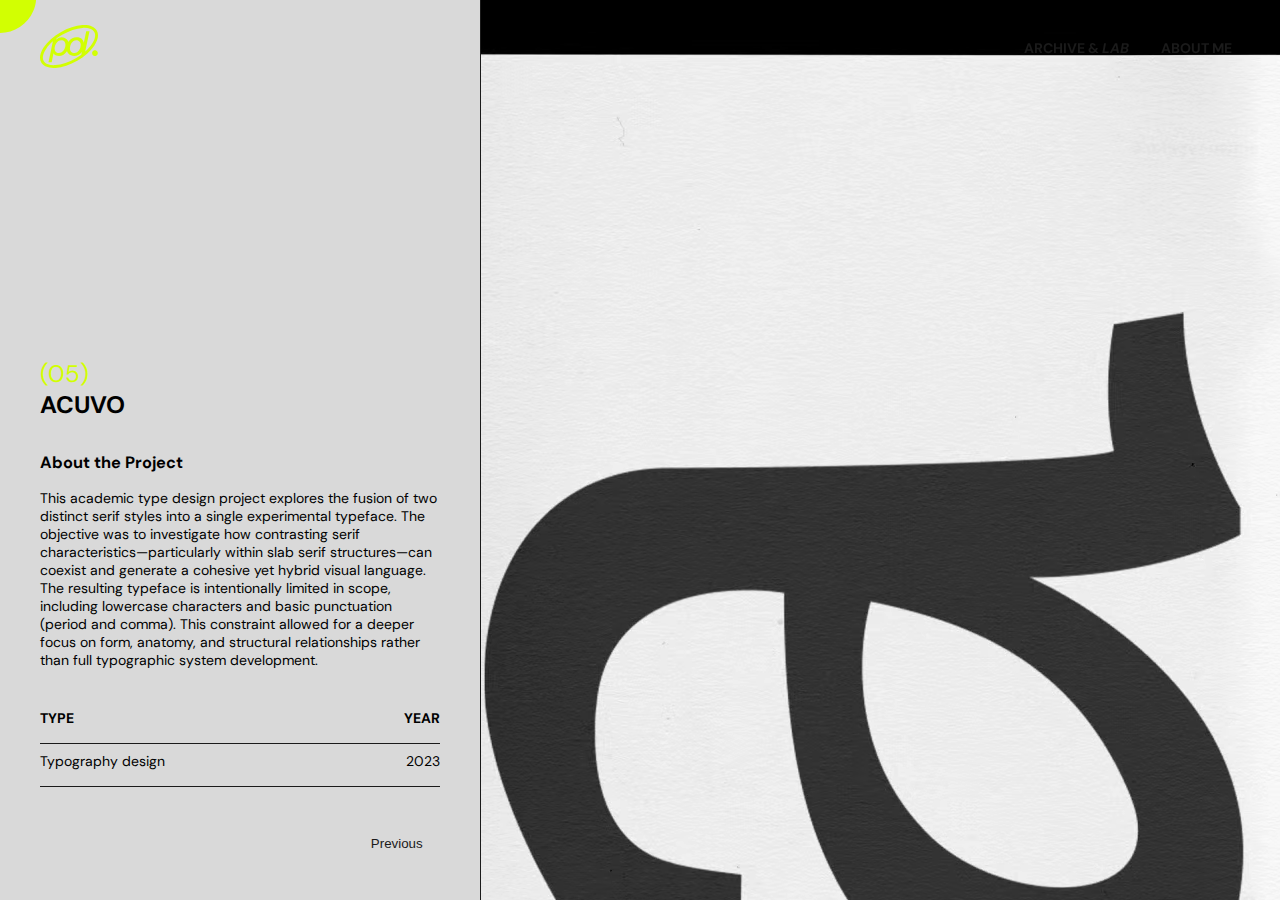
<file: project05.html>
<!doctype html>
<html>
  <head>
    <!-- Meta -->
    <meta charset="utf-8" />
    <meta http-equiv="X-UA-Compatible" content="IE=edge" />

    <!-- Meta -->
    <title>PROJECT (05)</title>
    <meta
      name="description"
      content="Pol - Graphic design and visual laboratory" />
    <meta name="author" content="Pol" />

    <!-- Viewport -->
    <meta name="viewport" content="width=device-width, initial-scale=1" />

    <!-- Favicon -->
    <link
      rel="icon"
      type="image/png"
      href="assets/favicon/pol-favicon.png"
      sizes="96x96" />

    <!-- Styles -->
    <link rel="stylesheet" href="./assets/styles/main.css" />

    <!-- Fonts preconnect -->
    <link rel="preconnect" href="https://fonts.googleapis.com" />
    <link rel="preconnect" href="https://fonts.gstatic.com" crossorigin />
    <link
      href="https://fonts.googleapis.com/css2?family=DM+Sans:ital,opsz,wght@0,9..40,100..1000;1,9..40,100..1000&display=swap"
      rel="stylesheet" />
  </head>

  <body>
    <!-- Nav -->
    <nav
      class="cont-row width-100 just-spacebetween el-fixed text-uppercase text-bold text-xs">
      <div class="logo-index">
        <a class="logomenu-svg" href="./index.html">
          <svg
            width="58"
            height="43"
            viewBox="0 0 58 43"
            fill="none"
            xmlns="http://www.w3.org/2000/svg">
            <path
              d="M56.7502 5.50458C54.453 1.53305 49.3325 -0.397186 42.3327 0.0681109C35.6893 0.510893 28.028 3.06102 20.7607 7.25019C13.4933 11.4394 7.44972 16.7888 3.74538 22.3108C-0.160407 28.1315 -1.0459 33.5245 1.25127 37.496C2.28409 39.2821 3.8867 40.663 6.01549 41.6011C8.12323 42.5302 10.697 43 13.6662 43C14.3142 43 14.9877 42.9775 15.6687 42.931C22.3122 42.4882 29.9734 39.938 37.2408 35.7489C44.5081 31.5597 50.5517 26.2103 54.2561 20.6883C58.1603 14.8691 59.0458 9.47611 56.7487 5.50458H56.7502ZM54.9656 12.2199C54.5627 14.3512 53.5284 16.6672 51.8912 19.1063C50.1789 21.6579 47.9328 24.1705 45.2102 26.581L49.5114 6.14249H46.2235L43.806 17.7059C43.5354 16.2739 42.9551 15.1107 42.0741 14.2387C40.8068 12.9854 38.9471 12.3489 36.5492 12.3489C34.9992 12.3489 33.5936 12.6611 32.3713 13.278C31.1521 13.8919 30.1012 14.722 29.2458 15.7471C28.924 16.1329 28.6279 16.5456 28.3618 16.9809C28.3362 16.8923 28.3092 16.8053 28.2806 16.7212C27.9814 15.8252 27.5244 15.0417 26.9245 14.3963C26.3232 13.7508 25.5805 13.242 24.7161 12.8848C23.8531 12.5291 22.8368 12.3489 21.6943 12.3489C20.5517 12.3489 19.4302 12.5576 18.4996 12.9703C17.7404 13.3066 16.9947 13.8904 16.2761 14.707L16.6098 13.3366C18.3658 12.0473 20.239 10.827 22.1814 9.70876C29.0789 5.73272 36.3026 3.31468 42.5191 2.90192C43.14 2.85989 43.7504 2.84038 44.3352 2.84038C46.5046 2.84038 48.4199 3.12556 50.03 3.68842C52.01 4.38036 53.4412 5.47006 54.2831 6.92449C55.125 8.37891 55.3535 10.1606 54.9641 12.2199H54.9656ZM8.49758 37.1313H11.7193L13.4768 28.3221C13.6437 28.6809 13.8632 28.9976 14.1353 29.2677C14.5427 29.6745 15.0147 30.0047 15.5394 30.2494C16.0596 30.491 16.6204 30.6606 17.2097 30.7522C17.7915 30.8437 18.3523 30.8888 18.8724 30.8888C20.4239 30.8888 21.8311 30.5526 23.0563 29.8906C24.2756 29.2317 25.3144 28.3552 26.1473 27.285C26.457 26.8872 26.7426 26.4655 27.0012 26.0272C27.0463 26.1698 27.0929 26.3094 27.144 26.4429C27.4883 27.3495 27.9904 28.142 28.6354 28.7979C29.2803 29.4539 30.0801 29.9732 31.0107 30.3394C31.9398 30.7057 32.9997 30.8918 34.1633 30.8918C35.7133 30.8918 37.113 30.5796 38.3262 29.9627C39.5349 29.3473 40.5753 28.5113 41.4187 27.4756C41.587 27.27 41.7479 27.0553 41.8997 26.8347L41.2939 29.733C39.568 30.9938 37.7264 32.1901 35.8186 33.2903C28.921 37.2663 21.6973 39.6844 15.4808 40.0986C12.5462 40.2938 10.0205 40.0296 7.96989 39.3121C5.98993 38.6202 4.55871 37.5305 3.71682 36.0761C2.87492 34.6217 2.64641 32.84 3.03579 30.7807C3.43869 28.6493 4.47302 26.3334 6.1102 23.8943C7.8406 21.3157 10.1137 18.779 12.8724 16.3475L8.49908 37.1328L8.49758 37.1313ZM40.2956 22.635C40.022 23.5716 39.6131 24.4497 39.0794 25.2437C38.5487 26.0332 37.8887 26.6966 37.1205 27.2159C36.3643 27.7263 35.4713 27.9844 34.4655 27.9844C32.9651 27.9844 31.8196 27.5672 31.0588 26.7431C30.2936 25.9146 29.9058 24.8009 29.9058 23.4305C29.9058 22.5585 30.0441 21.6294 30.3177 20.6703C30.5898 19.7126 31.0047 18.8256 31.549 18.0316C32.0902 17.2421 32.7712 16.5786 33.574 16.0593C34.3633 15.5475 35.2984 15.2878 36.3493 15.2878C37.0994 15.2878 37.7534 15.4109 38.2961 15.6556C38.8358 15.8987 39.2929 16.2304 39.6522 16.6417C40.0115 17.0529 40.2791 17.5513 40.449 18.1231C40.6219 18.7055 40.7091 19.3284 40.7091 19.9753C40.7091 20.8008 40.5708 21.6954 40.2971 22.6335L40.2956 22.635ZM18.4169 16.0923C19.2302 15.558 20.1623 15.2878 21.1906 15.2878C22.6865 15.2878 23.781 15.6811 24.441 16.4556C25.11 17.2406 25.4497 18.3228 25.4497 19.6736C25.4497 20.6102 25.3054 21.5843 25.0213 22.5675C24.7371 23.5476 24.3072 24.4527 23.7404 25.2557C23.1766 26.0572 22.473 26.7206 21.6507 27.2279C20.8373 27.7308 19.8677 27.9844 18.7702 27.9844C17.4277 27.9844 16.3903 27.5792 15.6853 26.7807C14.9726 25.9746 14.6118 24.9375 14.6118 23.6992C14.6118 22.8061 14.7622 21.856 15.0568 20.8744C15.3515 19.8928 15.783 18.9757 16.3407 18.1456C16.894 17.3231 17.5915 16.6312 18.4154 16.0908L18.4169 16.0923Z"
              fill="#D2FF02" />
            <path
              d="M57.5726 29.2786C58.1709 27.8365 57.485 26.1832 56.0406 25.5858C54.5961 24.9885 52.9402 25.6733 52.3419 27.1154C51.7435 28.5575 52.4295 30.2108 53.8739 30.8082C55.3183 31.4055 56.9743 30.7207 57.5726 29.2786Z"
              fill="#D2FF02" />
          </svg>
        </a>
      </div>
      <div class="info-nav cont-row">
        <div class="">
          <a class="color-lightgrey" href="./archive.html"
            >Archive & <i>Lab</i></a
          >
        </div>
        <div class="">
          <a class="color-lightgrey" href="./about.html">About me</a>
        </div>
      </div>
    </nav>

    <!-- Cursor = replicar -->
    <div class="cursor">
      <svg width="76" height="75" viewBox="0 0 76 75">
        <path
          d="M3.79719 23.2479C11.5337 4.85808 32.9323 -3.8573 51.5853 3.74982C70.2459 11.3602 79.126 32.4386 71.3861 50.8367C63.6494 69.2264 42.2509 77.9411 23.598 70.3338C4.93737 62.7234 -3.94264 41.6459 3.79719 23.2479Z"
          fill="#D2FF02" />
      </svg>
    </div>

    <!-- Main -->
    <main>
      <!-- PROJECT DESCRIPTION -->
      <div class="project-wrapper cont-row height-100">
        <div class="pr-info-wrapper cont-column flex-1 flex-end padding-m">
          <div class="pr-text-wrapper cont-column padding-bottom zindex400">
            <div class="padding-bottom">
              <div class="n-project text-green text-l">
                <p>(05)</p>
              </div>
              <h2>ACUVO</h2>
            </div>
            <div class="text-xs">
              <h3 class="padding-bottom-xs">About the Project</h3>
              <p>
                This academic type design project explores the fusion of two
                distinct serif styles into a single experimental typeface. The
                objective was to investigate how contrasting serif
                characteristics—particularly within slab serif structures—can
                coexist and generate a cohesive yet hybrid visual language. The
                resulting typeface is intentionally limited in scope, including
                lowercase characters and basic punctuation (period and comma).
                This constraint allowed for a deeper focus on form, anatomy, and
                structural relationships rather than full typographic system
                development.
              </p>
            </div>
          </div>

          <div class="typologoy padding-bottom zindex400 text-xs">
            <div
              class="cont-row just-spacebetween border-bottom padding-bottom-xs padding-top text-uppercase text-bold">
              <div>Type</div>
              <div>Year</div>
            </div>
            <div
              class="cont-row just-spacebetween border-bottom padding-bottom-xs padding-top">
              <div>Typography design</div>
              <div>2023</div>
            </div>
          </div>

          <div
            class="button-nav-projects cont-row button-wrapper just-right padding-top zindex400">
            <!-- Buttons -->
            <button class="color-black">
              <a class="color-black" href="./project04.html">Previous</a>
            </button>
            <button class="cont-hide">
              <a class="color-black" href="">Next</a>
            </button>
          </div>
        </div>

        <!-- PROJECT IMG -->
        <div
          class="project-img-container flex-2 border-left cont-column overflow-y align-center bg-black">
          <video
            class="width-70"
            src="./assets/img/projects/project05/Acuvo-Animation.webm"
            muted
            autoplay
            loop></video>

          <img
            class="project05-img01 width-100 height-auto"
            src="./assets/img/projects/project05/Acuvo_Interior 06.webp"
            width="auto"
            alt="acuvo-01" />

          <img
            class="project05-img01 width-100 height-auto"
            src="./assets/img/projects/project05/Acuvo_Cover.webp"
            width="auto"
            alt="acuvo-01" />

          <img
            class="project05-img01 width-100 height-auto"
            src="./assets/img/projects/project05/Acuvo_Interior 01.webp"
            width="auto"
            alt="acuvo-02" />

          <img
            class="project05-img01 width-100 height-auto"
            src="./assets/img/projects/project05/Acuvo_Interior 04.webp"
            width="auto"
            alt="acuvo-04" />

          <img
            class="project05-img01 width-100 height-auto"
            src="./assets/img/projects/project05/Acuvo_Interior 02.webp"
            width="auto"
            alt="acuvo-03" />

          <img
            class="project05-img01 width-100 height-auto"
            src="./assets/img/projects/project05/Acuvo_Interior 03.webp"
            width="auto"
            alt="acuvo-03" />

          <img
            class="project05-img01 width-100 height-auto"
            src="./assets/img/projects/project05/Acuvo_Interior 05.webp"
            width="auto"
            alt="acuvo-05" />
        </div>
      </div>
    </main>

    <script src="https://cdn.jsdelivr.net/npm/gsap@3.14.1/dist/gsap.min.js"></script>
    <script src="./assets/js/script.js"></script>
  </body>
</html>
</file>
<file: assets/styles/main.css>
/*

MAIN STYLES

*/
@import url("./vars.css");
@import url("./fonts.css");
@import url("./styles.css");
</file>
